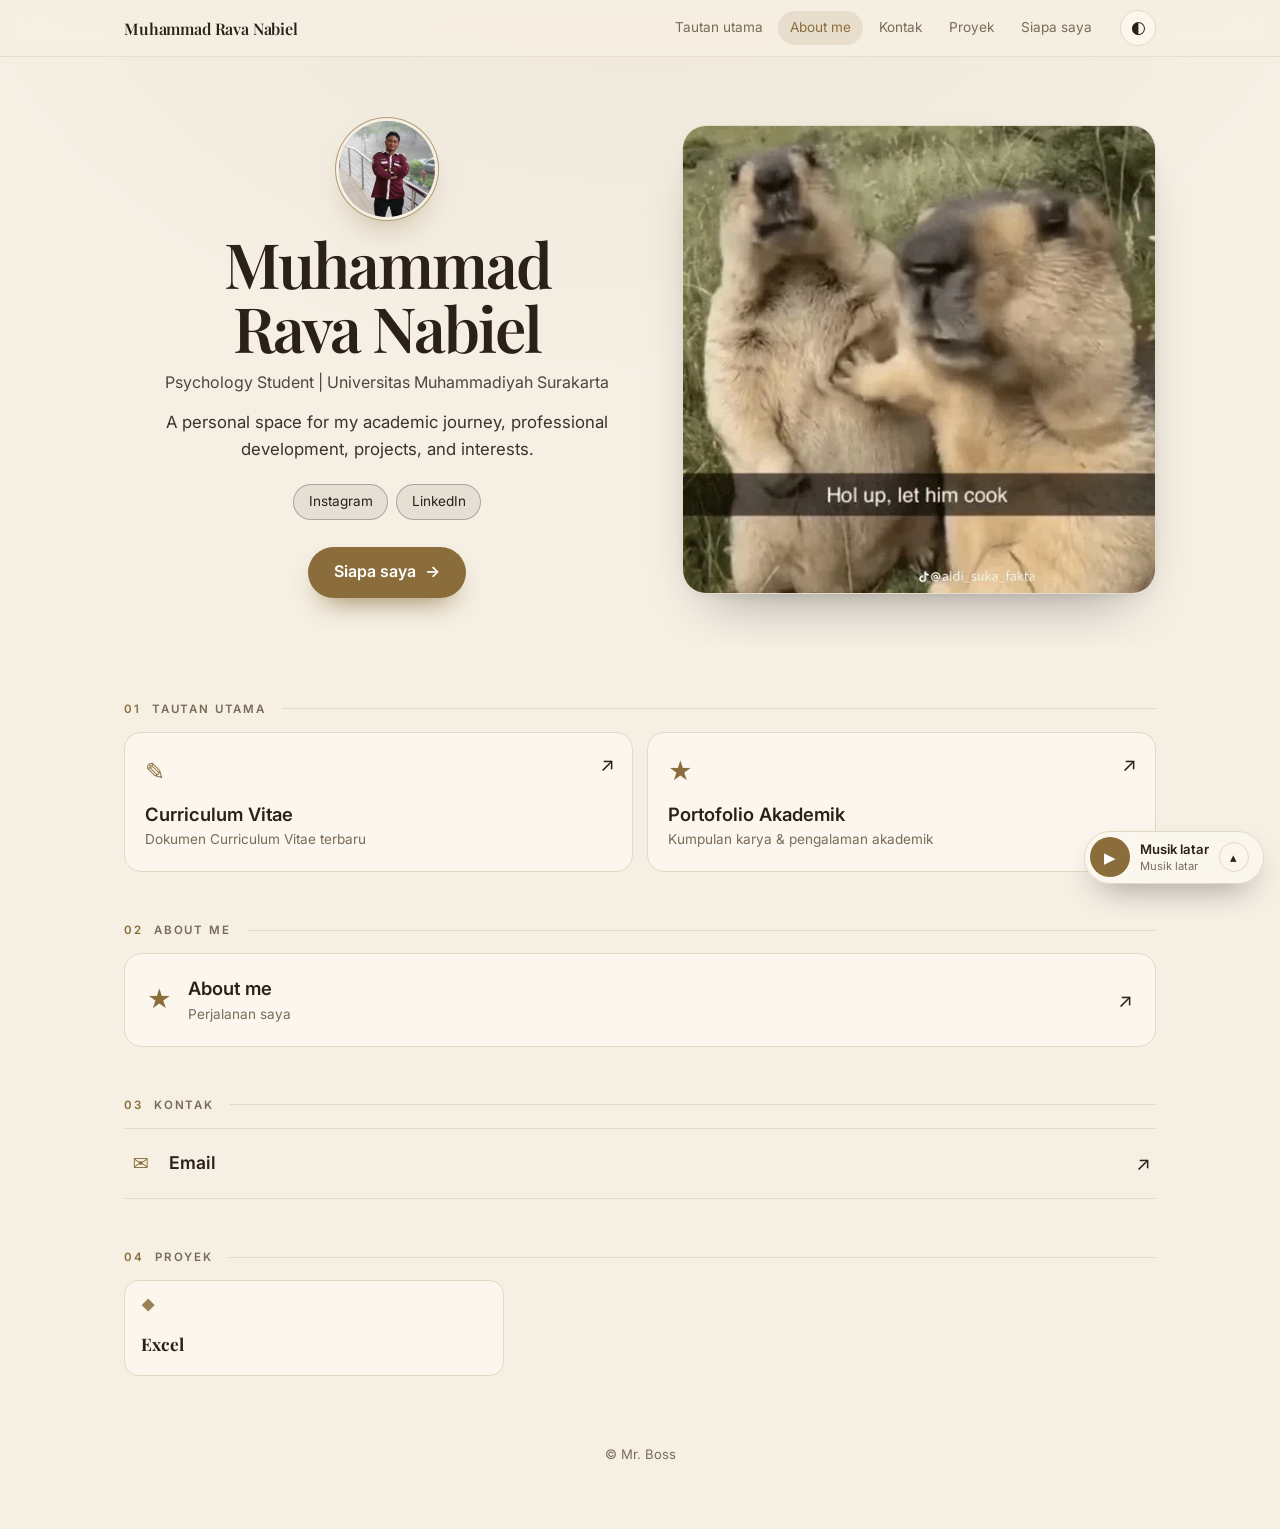
<file: index.html>
<!doctype html>
<html lang="id">
<head>
<meta charset="utf-8">
<meta name="viewport" content="width=device-width,initial-scale=1">
<title>Mr. Boss</title>
<meta name="description" content="A personal space for my academic journey, professional development, projects, and interests.">
<meta property="og:type" content="website">
<meta property="og:title" content="Mr. Boss">
<meta property="og:description" content="A personal space for my academic journey, professional development, projects, and interests.">
<meta name="twitter:card" content="summary">
<meta name="twitter:title" content="Mr. Boss">
<link rel="icon" href="favicon.svg" type="image/svg+xml">
<link rel="stylesheet" href="https://fonts.googleapis.com/css2?family=Inter:wght@400;600&family=Playfair+Display:wght@600&family=Space+Grotesk:wght@500;600&family=DM+Serif+Display&display=swap">
<link rel="stylesheet" href="assets/css/style.css?v=6">
</head>
<body>
<main id="app" class="site"><noscript>Situs ini membutuhkan JavaScript.</noscript></main>
<script src="assets/js/render.js?v=6"></script>
<script src="assets/js/fx.js?v=6"></script>
<script src="assets/js/music.js?v=6"></script>
<script src="assets/js/app.js?v=6"></script>
</body>
</html>
</file>
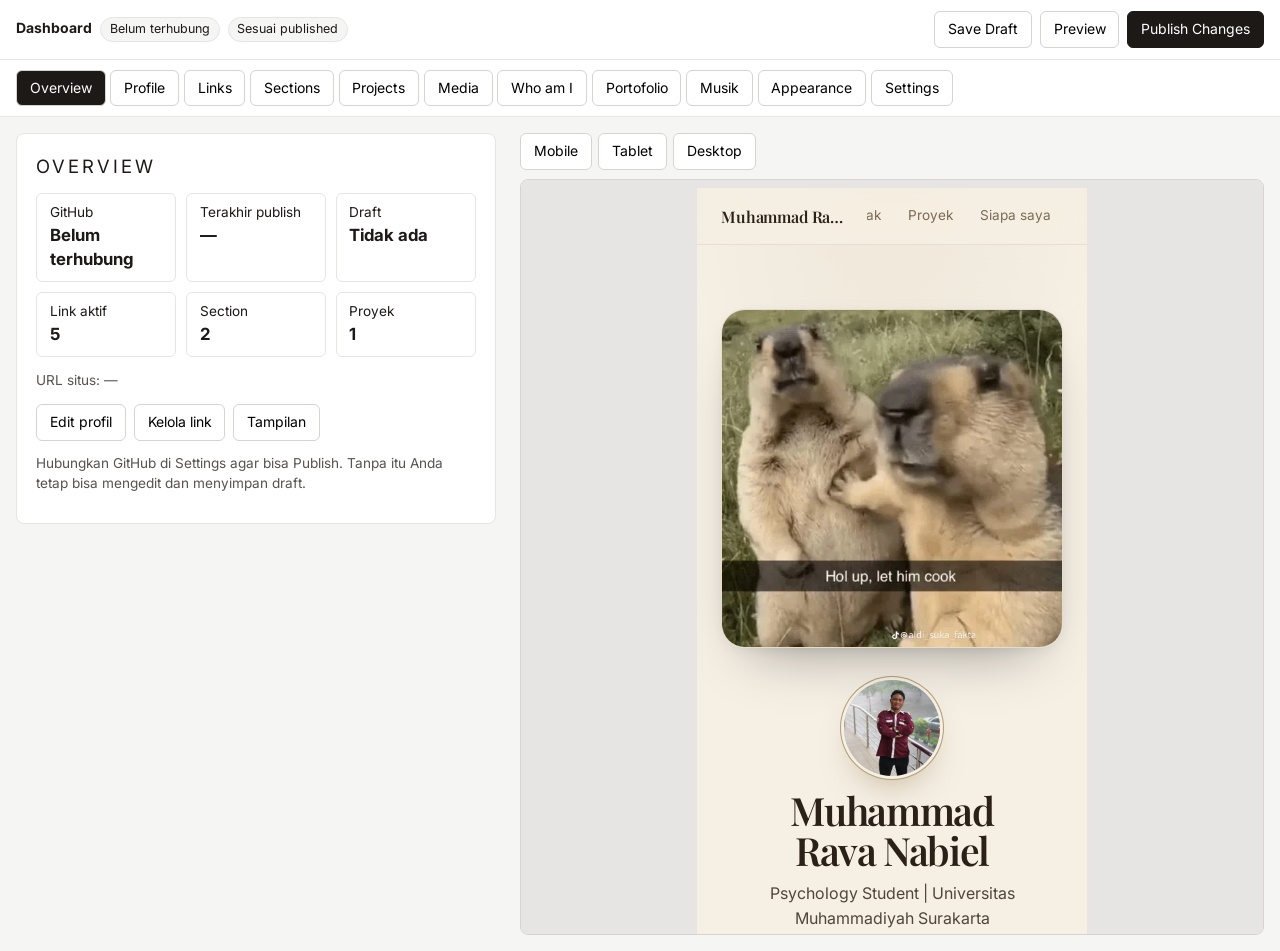
<file: admin.html>
<!doctype html>
<html lang="id">
<head>
<meta charset="utf-8">
<meta name="viewport" content="width=device-width,initial-scale=1">
<meta name="robots" content="noindex">
<title>Dashboard</title>
<link rel="icon" href="favicon.svg" type="image/svg+xml">
<link rel="stylesheet" href="https://fonts.googleapis.com/css2?family=Inter:wght@400;600&family=Playfair+Display:wght@600&family=Space+Grotesk:wght@500;600&family=DM+Serif+Display&display=swap">
<link rel="stylesheet" href="assets/css/style.css?v=6">
<link rel="stylesheet" href="assets/css/admin.css?v=6">
</head>
<body>
<div id="admin"></div>
<script src="assets/js/render.js?v=6"></script>
<script src="assets/js/github-api.js?v=6"></script>
<script src="assets/js/admin.js?v=6"></script>
</body>
</html>
</file>
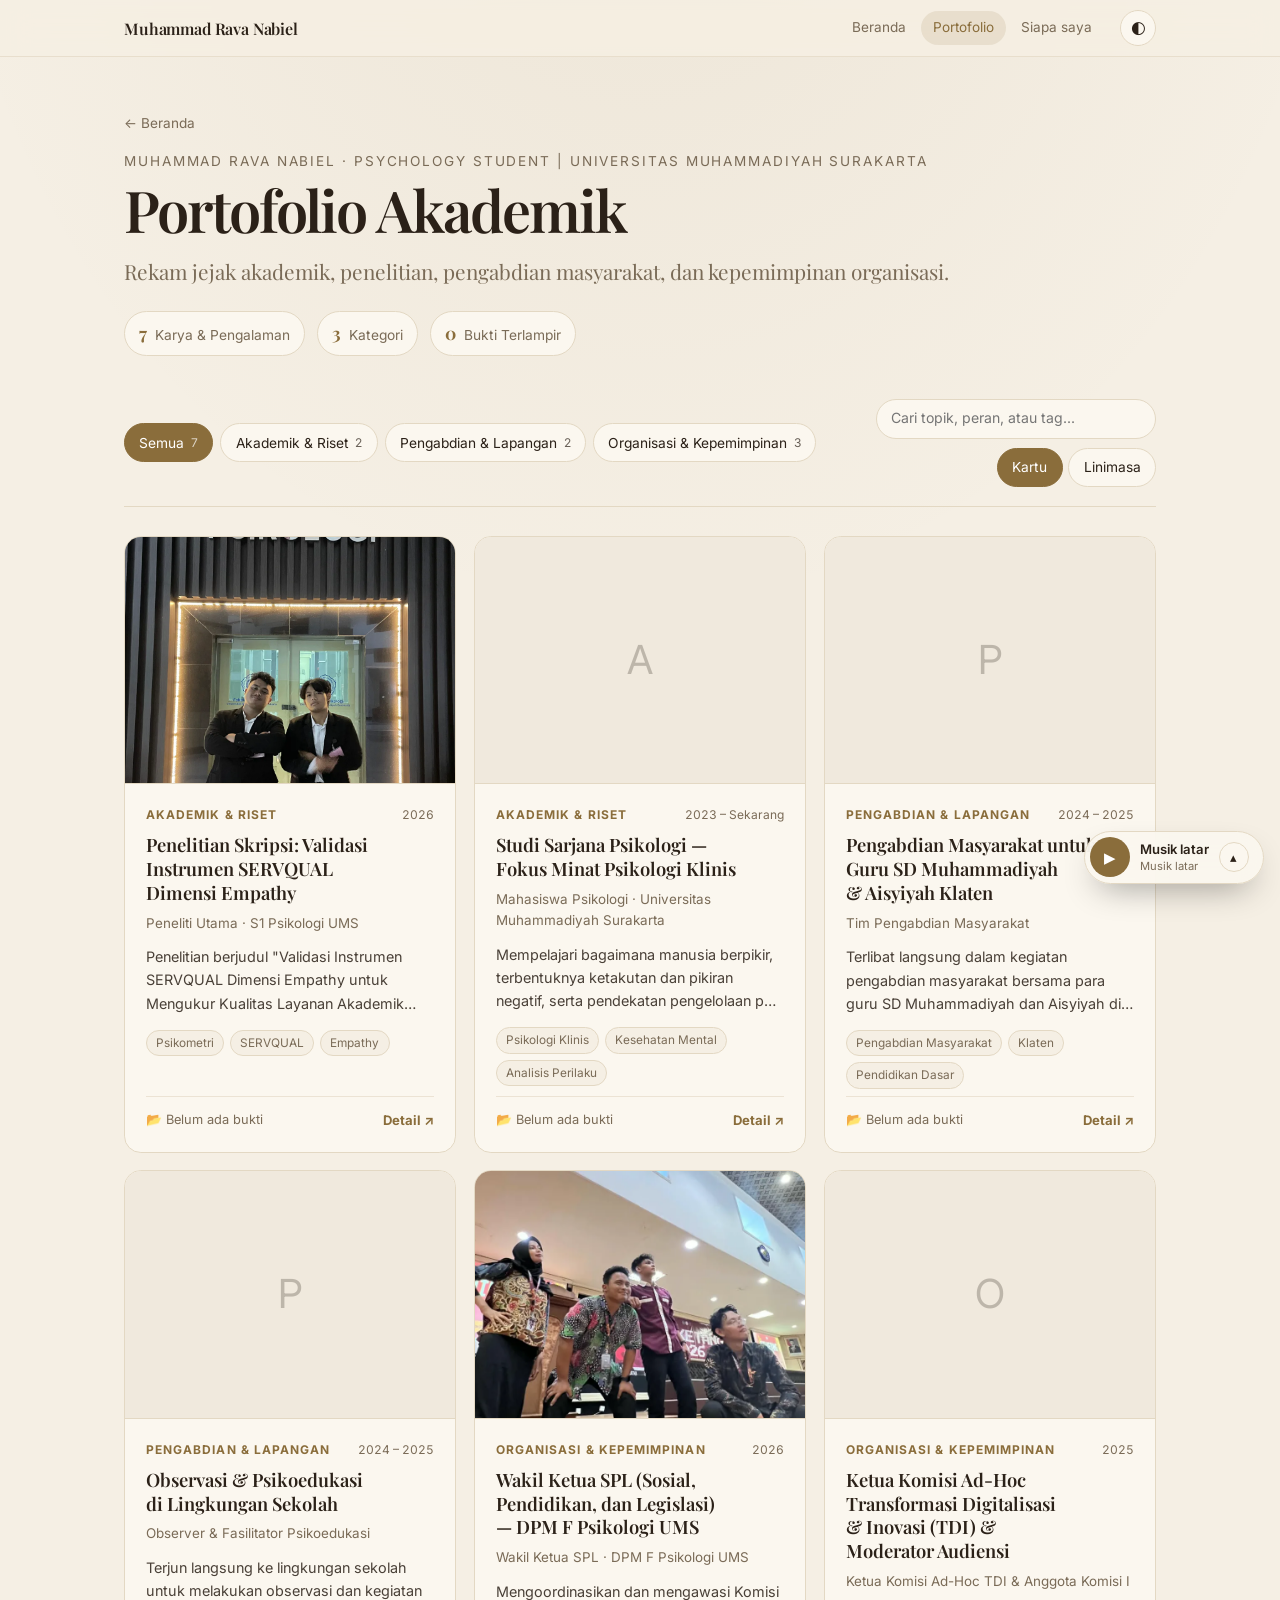
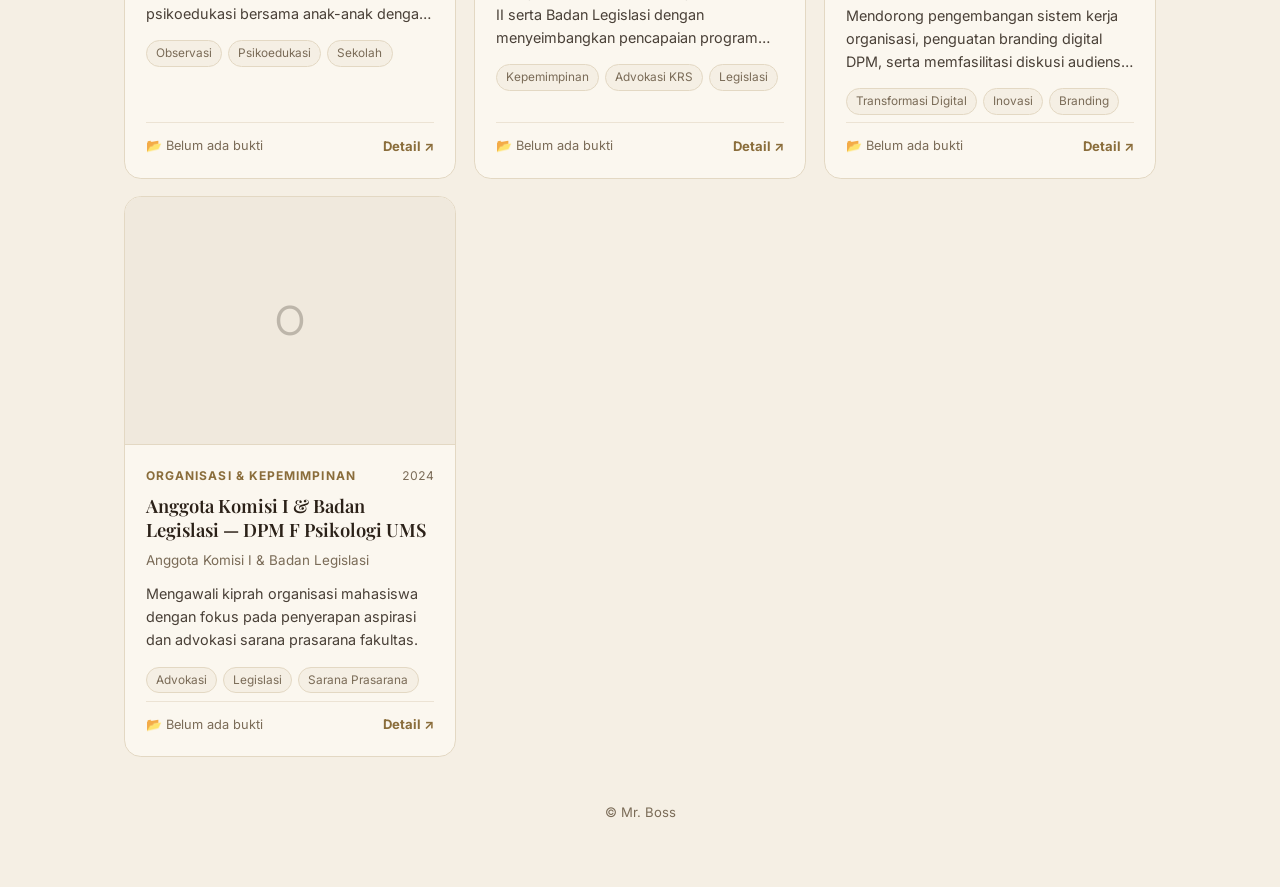
<file: portfolio.html>
<!doctype html>
<html lang="id">
<head>
<meta charset="utf-8">
<meta name="viewport" content="width=device-width,initial-scale=1">
<title>Portofolio Akademik</title>
<meta name="description" content="Portofolio akademik, penelitian, pengabdian masyarakat, dan kepemimpinan organisasi.">
<link rel="icon" href="favicon.svg" type="image/svg+xml">
<link rel="stylesheet" href="https://fonts.googleapis.com/css2?family=Inter:wght@400;600&family=Playfair+Display:wght@600&family=Space+Grotesk:wght@500;600&family=DM+Serif+Display&display=swap">
<link rel="stylesheet" href="assets/css/style.css?v=6">
</head>
<body>
<main id="app" class="site"><noscript>Situs ini membutuhkan JavaScript.</noscript></main>
<script src="assets/js/render.js?v=6"></script>
<script src="assets/js/fx.js?v=6"></script>
<script src="assets/js/music.js?v=6"></script>
<script src="assets/js/portfolio.js?v=6"></script>
</body>
</html>
</file>
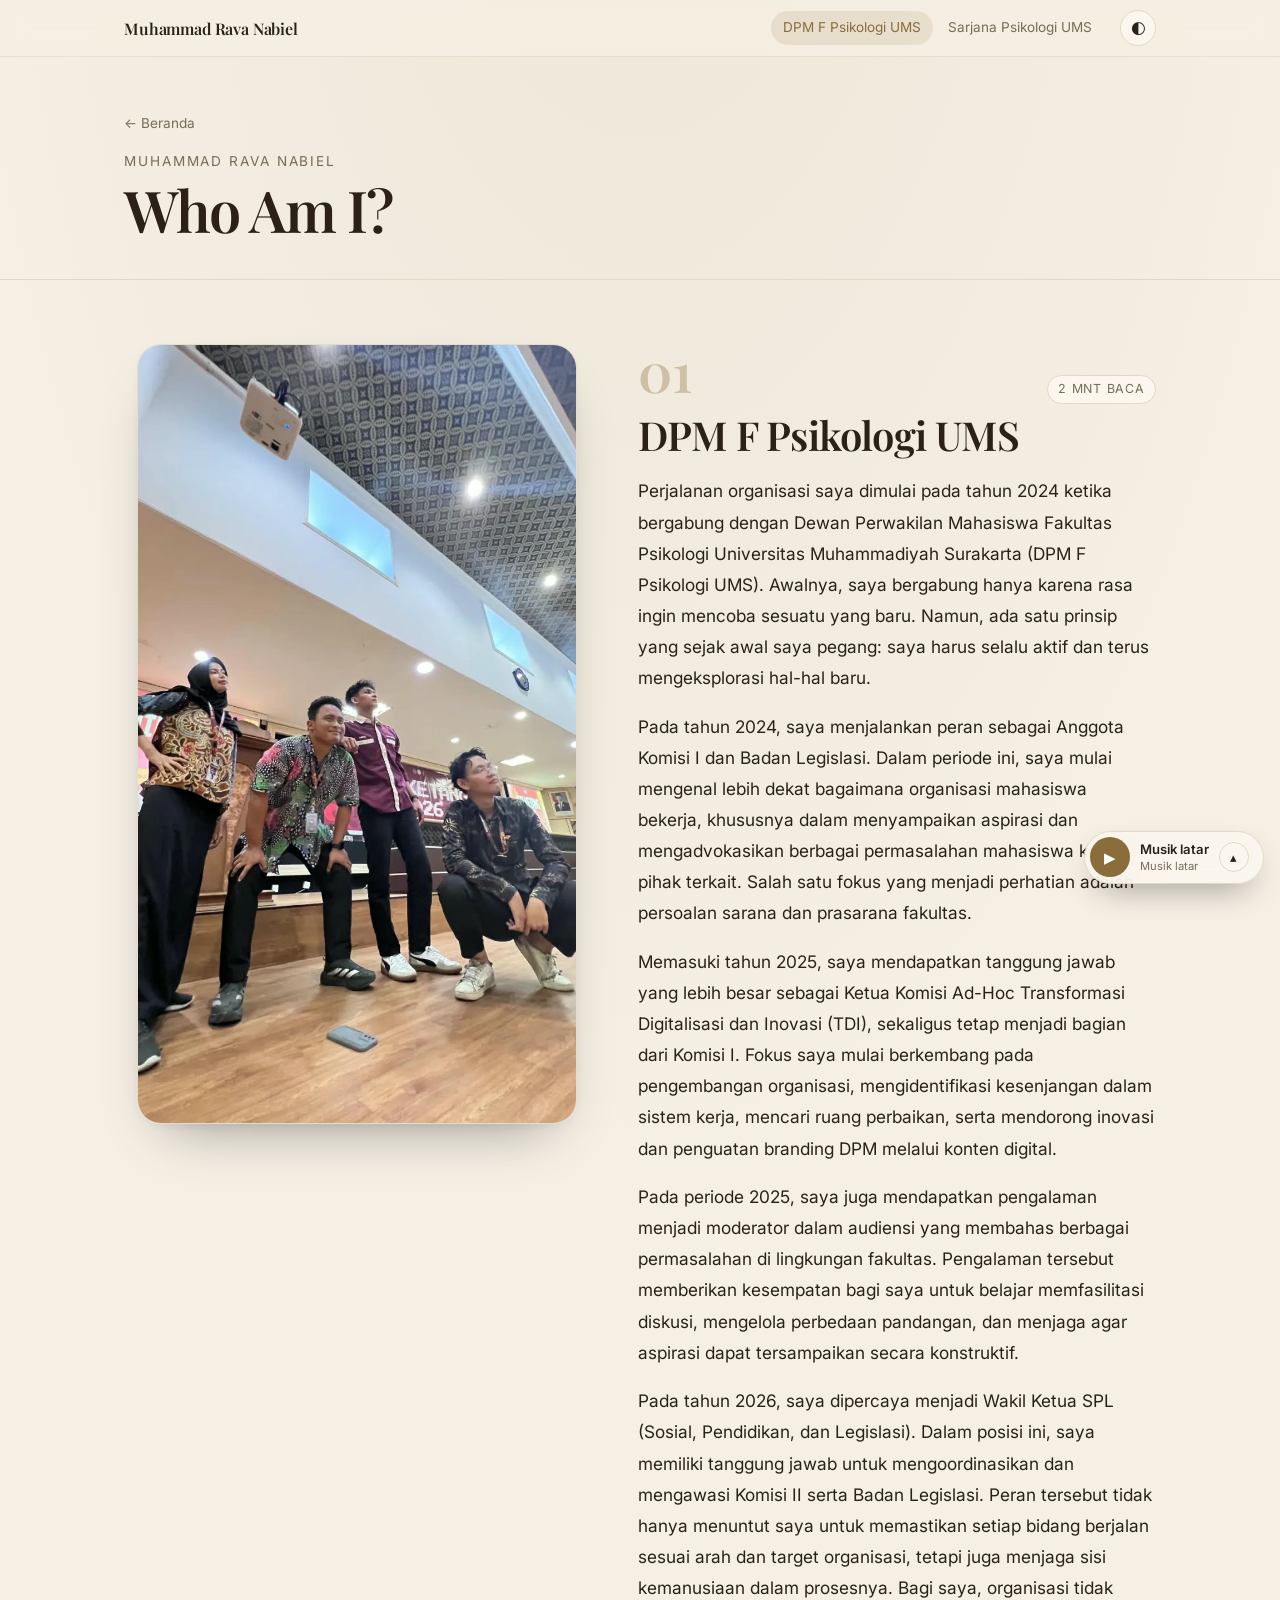
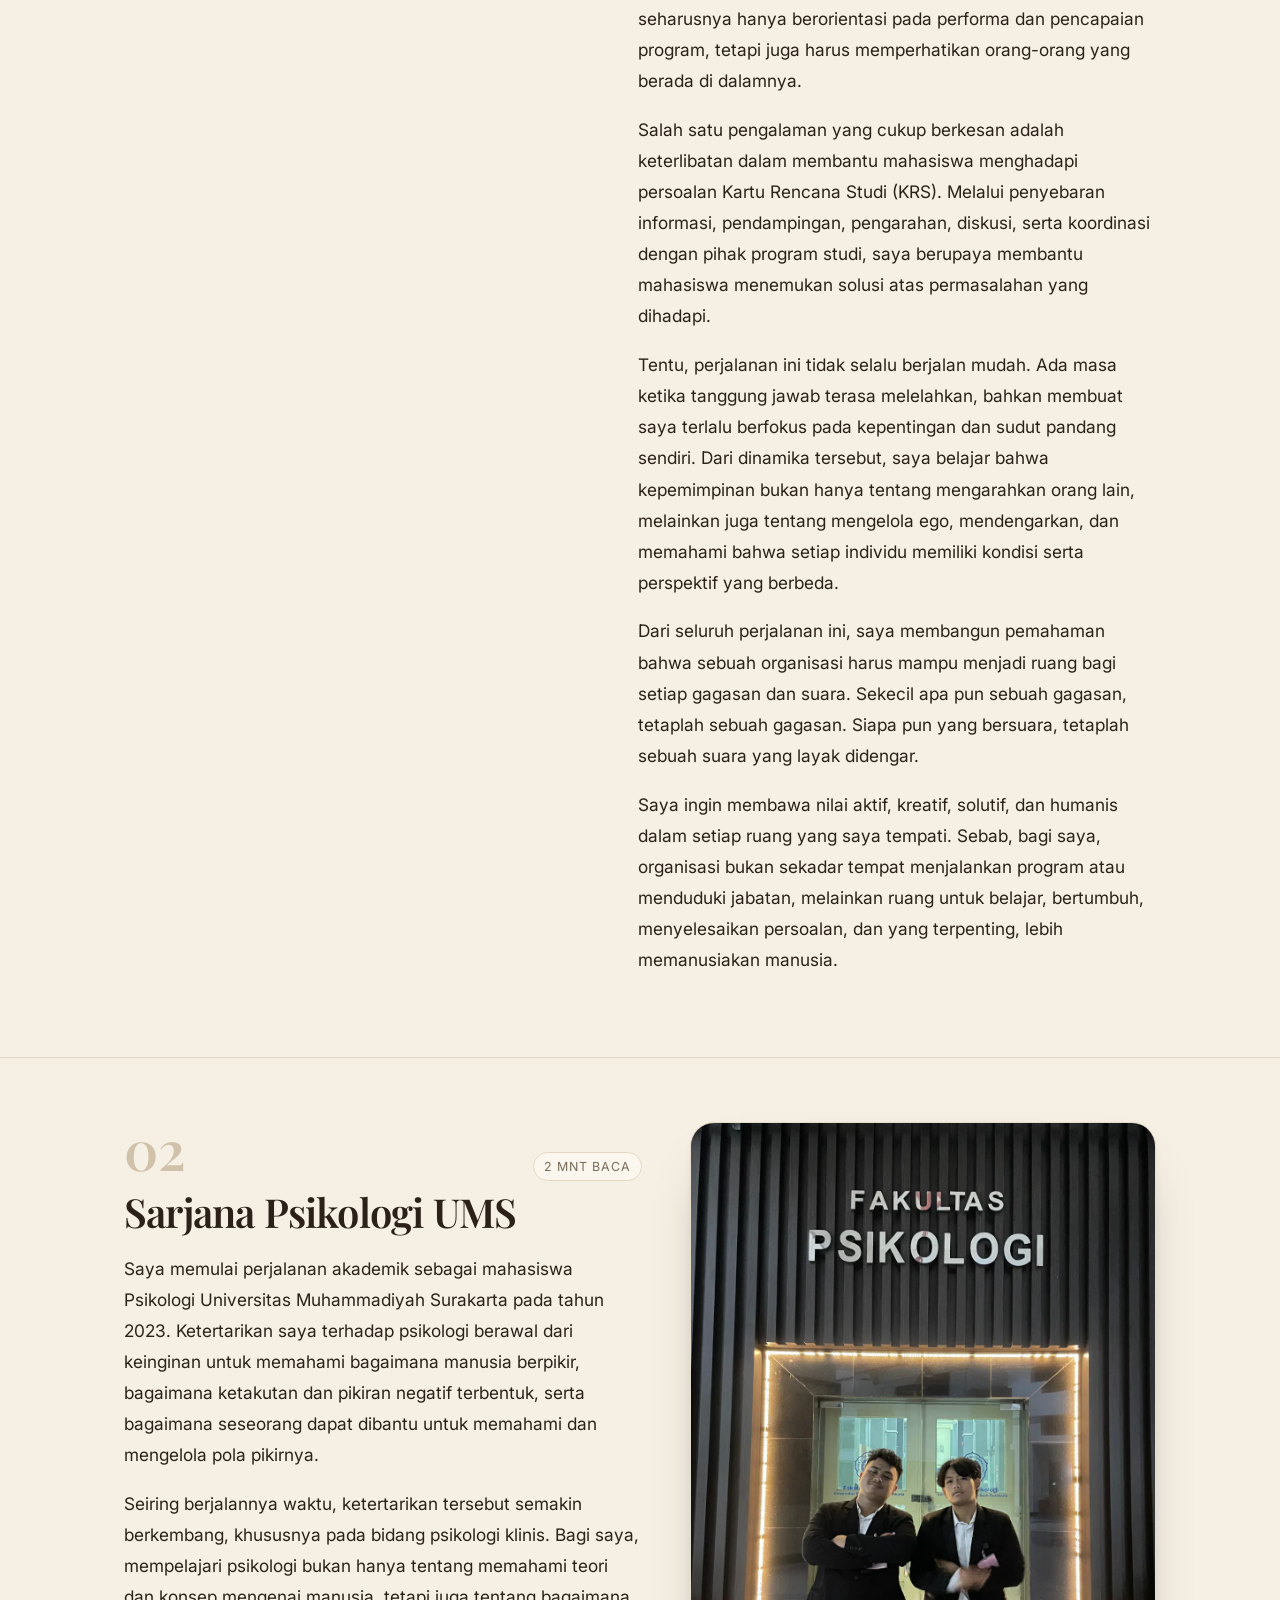
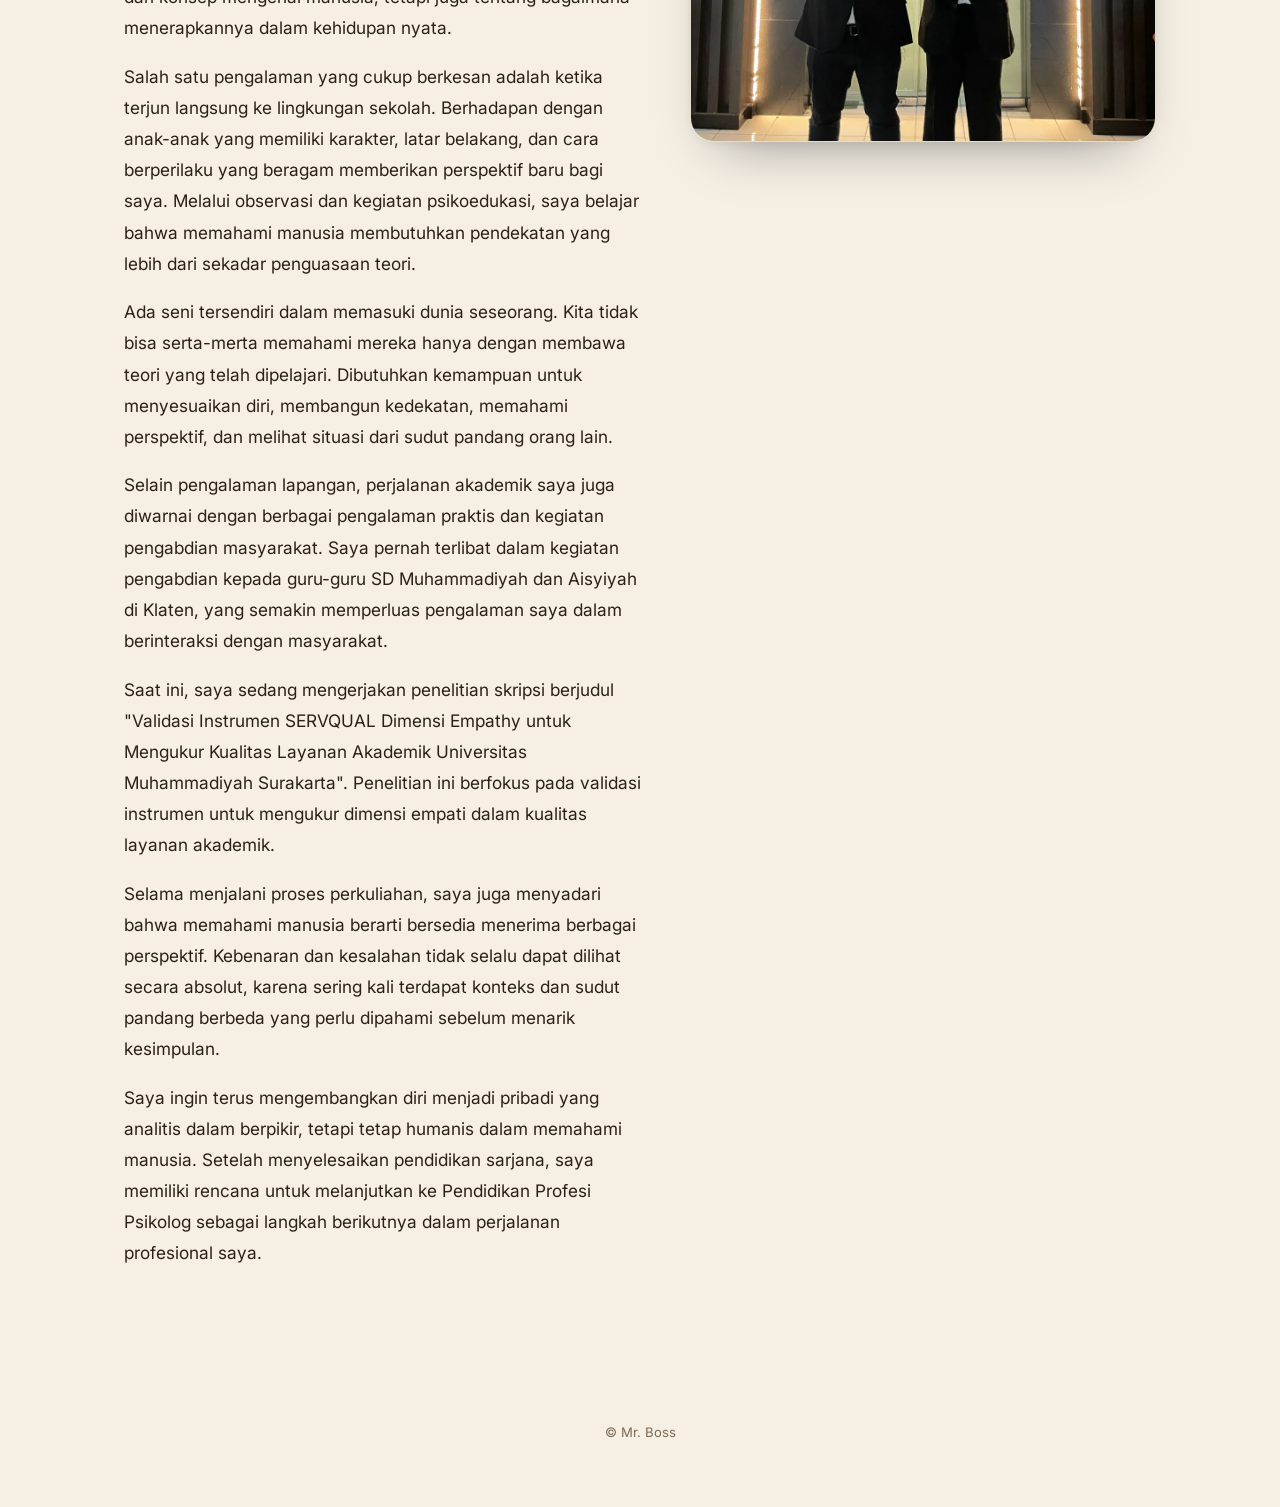
<file: whoami.html>
<!doctype html>
<html lang="id">
<head>
<meta charset="utf-8">
<meta name="viewport" content="width=device-width,initial-scale=1">
<title>Siapa saya</title>
<link rel="icon" href="favicon.svg" type="image/svg+xml">
<link rel="stylesheet" href="https://fonts.googleapis.com/css2?family=Inter:wght@400;600&family=Playfair+Display:wght@600&family=Space+Grotesk:wght@500;600&family=DM+Serif+Display&display=swap">
<link rel="stylesheet" href="assets/css/style.css?v=6">
</head>
<body>
<main id="app" class="site"><noscript>Situs ini membutuhkan JavaScript.</noscript></main>
<script src="assets/js/render.js?v=6"></script>
<script src="assets/js/fx.js?v=6"></script>
<script src="assets/js/music.js?v=6"></script>
<script src="assets/js/whoami.js?v=6"></script>
</body>
</html>
</file>
<file: assets/css/style.css>
/* Situs publik + Live Preview. Semua tema lewat CSS variables (diatur oleh render.js). */
body{margin:0}
.site,.fxl{--bg:#fafaf9;--fg:#1c1917;--card:#fff;--bd:#e7e5e4;--mut:#6b6560;--accent:#1d4ed8;--on:#fff;--r:10px;--ff:Inter,system-ui,sans-serif;--fh:var(--ff);--nh:3.5rem}
.site{background:var(--bg);background-image:radial-gradient(ellipse 80% 50% at 50% -10%,color-mix(in srgb,var(--accent) 8%,transparent),transparent 70%);color:var(--fg);font-family:var(--ff);line-height:1.6;min-height:100vh;container-type:inline-size;overflow-x:clip}
.fxl{color:var(--fg);font-family:var(--ff);line-height:1.4}
:is(.site,.fxl)[data-mode=dark]{--bg:#0c0a09;--fg:#fafaf9;--card:#1c1917;--bd:#2e2a27;--mut:#a8a29e}
/* Palet warna */
:is(.site,.fxl)[data-pal=sand]{--bg:#f5efe4;--fg:#2b2118;--card:#fbf7ef;--bd:#e3d8c3;--mut:#7a6b57}
:is(.site,.fxl)[data-pal=sand][data-mode=dark]{--bg:#1d1812;--fg:#f3ead9;--card:#272018;--bd:#3a3023;--mut:#b3a48c}
:is(.site,.fxl)[data-pal=midnight]{--bg:#eef1f8;--fg:#0f172a;--card:#fff;--bd:#d9dfec;--mut:#5b6785}
:is(.site,.fxl)[data-pal=midnight][data-mode=dark]{--bg:#070b16;--fg:#e8edf8;--card:#0f1628;--bd:#1d2742;--mut:#8b97b5}
:is(.site,.fxl)[data-pal=sage]{--bg:#f1f4ef;--fg:#1d2a22;--card:#fafcf8;--bd:#d9e1d4;--mut:#62746a}
:is(.site,.fxl)[data-pal=sage][data-mode=dark]{--bg:#0e1511;--fg:#e8f0ea;--card:#16201a;--bd:#25332a;--mut:#9bb0a2}
:is(.site,.fxl)[data-pal=rose]{--bg:#fbf1f2;--fg:#2d1a1f;--card:#fff9fa;--bd:#f0d9dd;--mut:#80616a}
:is(.site,.fxl)[data-pal=rose][data-mode=dark]{--bg:#1a0f12;--fg:#fbeef0;--card:#26161a;--bd:#3a2228;--mut:#c4a1a9}
:is(.site,.fxl)[data-pal=mono]{--bg:#fff;--fg:#0a0a0a;--card:#fff;--bd:#e5e5e5;--mut:#737373}
:is(.site,.fxl)[data-pal=mono][data-mode=dark]{--bg:#000;--fg:#fafafa;--card:#0a0a0a;--bd:#262626;--mut:#a3a3a3}
.site *,.fxl *{box-sizing:border-box}
.site ::selection{background:color-mix(in srgb,var(--accent) 28%,transparent)}
.site a:focus-visible{outline:2px solid var(--accent);outline-offset:3px}
.site a{-webkit-tap-highlight-color:transparent}
/* Hero */
.hero{position:relative;overflow:hidden;isolation:isolate;display:grid;grid-template-columns:minmax(0,1fr);gap:2rem;align-content:center;padding:4rem max(1.5rem,calc(50% - 516px)) 3rem}
.hero:not(.cov){min-height:min(76vh,640px);align-content:end}
.blob{position:absolute;z-index:-1;width:46rem;height:46rem;left:50%;top:-16rem;margin-left:-23rem;border-radius:50%;background:radial-gradient(circle at 35% 40%,color-mix(in srgb,var(--accent) 34%,transparent),transparent 62%);animation:drift 14s ease-in-out infinite alternate}
@keyframes drift{to{transform:translate(9%,12%) scale(1.14)}}
.hero-in{display:flex;flex-direction:column;align-items:flex-start;gap:.45rem}
.hero-in>p{margin:0}
.site[data-align=center] .hero-in,.h-centered .hero-in{align-items:center;text-align:center}
.avatar{width:96px;height:96px;border-radius:50%;object-fit:cover;box-shadow:0 0 0 3px var(--bg),0 0 0 4px color-mix(in srgb,var(--accent) 55%,var(--bd)),0 18px 34px -14px color-mix(in srgb,var(--accent) 55%,transparent);animation:float 6s ease-in-out infinite}
@keyframes float{50%{transform:translateY(-6px)}}
div.avatar{display:grid;place-items:center;background:var(--accent);color:var(--on);font:600 1.9rem var(--fh)}
.hero.cov div.avatar{display:none}
h1{font:600 clamp(2.4rem,8vw,4.6rem)/1.02 var(--fh);font-size:clamp(2.4rem,10cqi,4.6rem);letter-spacing:-.035em;margin:.5rem 0 .2rem}
.title{font-size:1rem;opacity:.82}.tag{font-style:italic;opacity:.9}
.bio{max-width:54ch;font-size:1.05rem;margin-top:.4rem!important;opacity:.92}
.meta{font-size:.85rem;opacity:.75}
.socials{display:flex;flex-wrap:wrap;gap:.5rem;margin-top:.9rem}
.chip{position:relative;overflow:hidden;border:1px solid color-mix(in srgb,currentColor 30%,transparent);border-radius:999px;padding:.38rem .9rem;font-size:.85rem;color:inherit;text-decoration:none;background:color-mix(in srgb,currentColor 7%,transparent);transition:transform .15s,background .2s}
.chip:hover{background:color-mix(in srgb,currentColor 16%,transparent)}
.cta{position:relative;overflow:hidden;display:inline-flex;align-items:center;gap:.6rem;margin-top:1.2rem;padding:.8rem 1.6rem;border-radius:999px;background:var(--accent);color:var(--on);text-decoration:none;font-weight:600;box-shadow:0 14px 28px -14px var(--accent);transition:transform .15s,gap .25s}
.cta:hover{gap:1rem}
.chip:active,.cta:active,.btn:active,.proj:active{transform:scale(.96)}
/* Foto apa adanya: potret tetap potret, landscape tetap landscape */
.pic{margin:0;justify-self:center;max-width:100%}
.pic img{display:block;width:auto;height:auto;max-width:100%;max-height:76vh;border-radius:calc(var(--r)*2);border:1px solid color-mix(in srgb,var(--bd) 80%,transparent);box-shadow:0 28px 56px -30px rgba(0,0,0,.42),0 4px 16px -6px rgba(0,0,0,.1)}
.site[data-shape=arch] .pic img{border-radius:999px 999px calc(var(--r)*2) calc(var(--r)*2)}
.site[data-shape=oval] .pic img{border-radius:50%}
.site[data-shape=square] .pic img{border-radius:0}
.hero.cov .pic{order:-1}
.h-centered .pic img{max-height:62vh}
.h-overlay{color:#fff;min-height:min(86vh,740px);align-content:end}
.h-overlay .bg{position:absolute;inset:0;width:100%;height:100%;object-fit:cover;object-position:center 25%;z-index:-2}
.h-overlay::after{content:"";position:absolute;inset:0;z-index:-1;background:linear-gradient(to top,rgba(0,0,0,.78),rgba(0,0,0,.15) 65%,rgba(0,0,0,.3))}
@container (min-width:720px){
 .hero.cov.h-split{grid-template-columns:minmax(0,1fr) minmax(0,.9fr);align-items:center}
 .hero.cov.h-split .pic{order:0}
 .hero.cov.h-split h1{font-size:clamp(2.2rem,6.5cqi,3.9rem)}
}
/* Halaman: grid 12 kolom, blok bisa penuh atau setengah */
.wrap{max-width:1080px;margin:0 auto;padding:3.5rem 1.5rem 2rem;display:grid;grid-template-columns:repeat(12,minmax(0,1fr));gap:3.2rem 1.5rem}
.wrap>*{grid-column:1/-1;min-width:0}
@container (min-width:720px){.wrap>.block.half{grid-column:span 6}}
h2{font:600 .72rem var(--ff);text-transform:uppercase;letter-spacing:.16em;color:var(--mut);margin:0 0 1rem}
h2 span{color:var(--accent);margin-right:.7rem}
/* Link: editorial (list) */
.links{display:flex;flex-direction:column;border-top:1px solid var(--bd)}
.btn{position:relative;overflow:hidden;isolation:isolate;display:flex;align-items:center;gap:1rem;padding:1.2rem .3rem;border-bottom:1px solid var(--bd);color:inherit;text-decoration:none;transition:padding .3s,color .3s,transform .15s}
.btn::before{content:"";position:absolute;inset:0;z-index:-1;background:var(--accent);transform:scaleX(0);transform-origin:left;transition:transform .4s cubic-bezier(.2,.7,.2,1)}
.btn::after{content:"↗";margin-left:auto;font-size:1.2rem;transition:transform .3s}
.btn:hover,.btn:focus-visible{color:var(--on);padding-left:1rem}
.btn:hover::before,.btn:focus-visible::before{transform:scaleX(1)}
.btn:hover::after{transform:translate(3px,-3px)}
.btn:hover small,.btn:hover .ic{color:inherit}
.btn .tx b{font-size:1.1rem;font-weight:600}
.btn .th{width:44px;height:44px;flex:none;object-fit:cover;border-radius:calc(var(--r)*.7)}
.ic{color:var(--accent);font-size:1.2rem;width:1.5rem;text-align:center;transition:color .3s}
small{display:block;color:var(--mut);font-size:.85rem;transition:color .3s}
.badge{font-style:normal;font-size:.66rem;font-weight:600;letter-spacing:.07em;text-transform:uppercase;padding:.16rem .55rem;border-radius:999px;background:var(--accent);color:var(--on);margin-left:.4rem}
/* Link: kartu (grid) */
.links.grid{display:grid;grid-template-columns:repeat(auto-fit,minmax(220px,1fr));gap:.8rem;border:0}
.links.grid .btn{border:1px solid var(--bd);border-radius:var(--r);padding:1.1rem;background:var(--card)}
/* Link: bento (tile dengan ukuran berbeda) */
.links.bento{display:grid;grid-template-columns:repeat(2,minmax(0,1fr));grid-auto-rows:minmax(118px,auto);grid-auto-flow:dense;gap:.85rem;border:0}
@container (min-width:720px){
 .links.bento{grid-template-columns:repeat(4,minmax(0,1fr))}
 .links.bento.bento-2{grid-template-columns:repeat(2,minmax(0,1fr))}
 .links.bento.bento-3{grid-template-columns:repeat(3,minmax(0,1fr))}
}
.links.bento.bento-1{grid-template-columns:minmax(0,1fr);grid-auto-rows:auto}
.links.bento.bento-1 .btn{flex-direction:row;align-items:center;justify-content:flex-start;gap:1rem;padding:1.25rem 1.4rem;min-height:84px}
.links.bento.bento-1 .btn::after{position:static;margin-left:auto}
.bento .btn{flex-direction:column;align-items:flex-start;justify-content:flex-end;gap:.55rem;padding:1.25rem;border:1px solid var(--bd);border-radius:calc(var(--r)*1.4);background:var(--card);transition:transform .25s,border-color .25s,box-shadow .25s,color .3s}
.bento .btn:hover,.bento .btn:focus-visible{padding:1.25rem;border-color:color-mix(in srgb,var(--accent) 50%,var(--bd))}
.bento .btn.sz-w{grid-column:span 2}.bento .btn.sz-l{grid-column:span 2;grid-row:span 2}
.bento .btn::after{position:absolute;top:1rem;right:1.1rem;margin:0}
.bento .btn .ic{font-size:1.5rem;width:auto;text-align:left}
.bento .btn .tx b{font-size:1.15rem}
.bento .badge{position:absolute;top:1rem;left:1.15rem;margin:0}
.bento .btn.has-img{color:#fff;border:0}
.bento .btn.has-img::before{transform:none;background:linear-gradient(to top,rgba(0,0,0,.78),rgba(0,0,0,.05) 70%);transition:none}
.bento .btn.has-img small{color:rgba(255,255,255,.8)}
.bento .tbg{position:absolute;inset:0;width:100%;height:100%;object-fit:cover;z-index:-2;transition:transform .7s cubic-bezier(.2,.7,.2,1)}
.bento .btn.has-img:hover .tbg{transform:scale(1.07)}
.rip{position:absolute;z-index:-1;border-radius:50%;background:currentColor;opacity:.28;transform:scale(0);animation:rip .7s ease-out forwards;pointer-events:none}
.cta .rip,.chip .rip,.proj .rip{z-index:0}
@keyframes rip{to{transform:scale(1);opacity:0}}
.site[data-btn=solid] .btn{color:var(--on)}.site[data-btn=solid] .btn::before{transform:scaleX(1)}
.site[data-btn=solid] .btn small,.site[data-btn=solid] .ic{color:inherit}
.site[data-card=raised] .links.grid .btn,.site[data-card=raised] .bento .btn,.site[data-card=raised] .proj{box-shadow:0 12px 28px -18px rgba(0,0,0,.35)}
/* Proyek, tentang, chips */
.projects{display:grid;grid-template-columns:repeat(auto-fit,minmax(240px,1fr));gap:1rem}
.projects.single{grid-template-columns:minmax(0,380px)}
.proj{position:relative;overflow:hidden;display:flex;flex-direction:column;border:1px solid var(--bd);border-radius:calc(var(--r)*1.2);background:var(--card);color:inherit;text-decoration:none;transition:transform .25s,border-color .2s,box-shadow .25s}
.proj:hover{transform:translateY(-4px);border-color:var(--accent);box-shadow:0 16px 32px -22px color-mix(in srgb,var(--accent) 55%,#000)}
.proj-bar{display:flex;align-items:center;padding:.85rem 1rem 0;color:var(--accent);font-size:.85rem;opacity:.85}
.proj img{width:100%;aspect-ratio:16/10;object-fit:cover;display:block;transition:transform .6s}
.proj:hover img{transform:scale(1.05)}
.proj>div:last-child{padding:.85rem 1rem 1.05rem}.proj b{font-family:var(--fh);font-size:1.08rem}.proj p{margin:.35rem 0 0;font-size:.9rem;color:var(--mut)}
.about p{margin:0 0 .9rem;font-size:1.05rem}.about ul{padding-left:1.2rem;margin:0 0 .9rem}.about li{margin:.3rem 0}
.chips{display:flex;flex-wrap:wrap;gap:.4rem}
.chips span{border:1px solid var(--bd);border-radius:var(--r);padding:.2rem .65rem;font-size:.85rem}
footer{text-align:center;color:var(--mut);font-size:.82rem;padding-top:1rem}
/* Galeri, video, kutipan */
.gal.masonry{columns:2;column-gap:.8rem}
@container (min-width:720px){.gal.masonry{columns:3}}
.gal figure{margin:0 0 .8rem;break-inside:avoid;cursor:zoom-in}
.gal img{display:block;width:100%;height:auto;border-radius:calc(var(--r)*1.2);transition:transform .5s}
.gal figure:hover img{transform:scale(1.02)}
.gal figcaption,.cap{font-size:.85rem;color:var(--mut);margin:.4rem 0 0}
.gal.strip{display:flex;gap:.8rem;overflow-x:auto;scroll-snap-type:x mandatory;padding-bottom:.6rem}
.gal.strip figure{flex:none;margin:0;scroll-snap-align:start}
.gal.strip img{height:280px;width:auto;max-width:none}
.vid{position:relative;aspect-ratio:16/9;border-radius:calc(var(--r)*1.4);overflow:hidden;background:#000}
.vid iframe{position:absolute;inset:0;width:100%;height:100%;border:0}
.vidf{display:block;width:100%;border-radius:calc(var(--r)*1.4);background:#000}
.pq{margin:0;padding-left:1.1rem;border-left:3px solid var(--accent);font:italic 1.5rem/1.4 var(--fh)}
.pq cite{display:block;font:normal .85rem var(--ff);color:var(--mut);margin-top:.7rem}
.lb{position:fixed;inset:0;z-index:99;background:rgba(0,0,0,.92);display:grid;place-items:center;cursor:zoom-out;padding:1rem}
.lb img{max-width:100%;max-height:100%;border-radius:8px}
/* Muncul saat scroll (hanya jika fx.js aktif) */
.fx .rv{opacity:0;transform:translateY(28px);transition:opacity .9s,transform .9s cubic-bezier(.2,.7,.2,1)}
.fx .rv.in{opacity:1;transform:none}
.site[data-motion=subtle] .blob,.site[data-motion=subtle] .avatar{animation:none}
.site[data-motion=off] *,.site[data-motion=off] *::before,.site[data-motion=off] *::after,.fxl[data-motion=off] *{animation:none!important;transition:none!important}
/* Halaman Who am I */
.story.stop{padding-bottom:1.5rem;gap:1rem}
.story .back{color:var(--mut);text-decoration:none;font-size:.85rem}
.sh small{text-transform:uppercase;letter-spacing:.14em;color:var(--mut)}
.story h1{font-size:clamp(2.3rem,9vw,3.4rem);font-size:clamp(2.3rem,9cqi,3.6rem);line-height:1.05;margin:.4rem 0 1rem}
.story .lead{font:400 1.3rem/1.6 var(--fh);color:var(--mut);margin:0}
.chap{position:relative;border-top:1px solid var(--bd);padding:5rem max(1.5rem,calc(50% - 516px))}
.chap.ph{display:grid;grid-template-columns:minmax(0,1fr);gap:2rem;align-items:center;padding-top:4rem;padding-bottom:4rem}
.ci{max-width:640px}.chap.ph .ci{max-width:none}
.chap-top{display:flex;align-items:baseline;justify-content:space-between;gap:1rem;margin-bottom:.5rem}
.num{display:block;font:600 3.4rem/1 var(--fh);color:color-mix(in srgb,var(--accent) 34%,transparent);margin:0}
.chap-meta{font-size:.78rem;letter-spacing:.06em;text-transform:uppercase;color:var(--mut);border:1px solid var(--bd);padding:.22rem .65rem;border-radius:999px;background:var(--card)}
.chap h2{font:600 clamp(1.8rem,6vw,2.5rem)/1.15 var(--fh);text-transform:none;letter-spacing:-.02em;color:inherit;margin:0 0 1.1rem}
.chap p{margin:0 0 1.1rem;font-size:1.08rem;line-height:1.8}
.chap ul{margin:0 0 1.1rem;padding-left:1.2rem}.chap li{margin:.45rem 0;font-size:1.05rem;line-height:1.7}
.cv{margin:1.2rem 0}
blockquote{margin:1.6rem 0 0;padding-left:1.1rem;border-left:3px solid var(--accent);font:italic 1.3rem/1.5 var(--fh);color:var(--fg)}
@container (min-width:720px){
 .chap.ph{grid-template-columns:minmax(0,.9fr) minmax(0,1fr);gap:3rem;align-items:start}
 .chap.ph:nth-of-type(even){grid-template-columns:minmax(0,1fr) minmax(0,.9fr)}
 .chap.ph:nth-of-type(even) .pics{order:2}
 .pics{position:sticky;top:calc(var(--nh) + 1.25rem);align-self:start}
}
@media (prefers-reduced-motion:reduce){.site *,.site *::before,.site *::after,.fxl *{animation:none!important;transition:none!important}}

/* ===== v6: navigasi, progres, tema, tagline, statistik, linimasa, foto bab, pemutar ===== */
html:has(#app.site){scroll-behavior:auto}
@media (prefers-reduced-motion:no-preference){html:has(#app.site){scroll-behavior:smooth}}
.block,.chap,.hero{scroll-margin-top:calc(var(--nh) + .5rem)}
h1,.chap h2,.pq{text-wrap:balance}
.nb{position:sticky;top:0;z-index:20;background:color-mix(in srgb,var(--bg) 80%,transparent);-webkit-backdrop-filter:saturate(1.4) blur(14px);backdrop-filter:saturate(1.4) blur(14px);border-bottom:1px solid color-mix(in srgb,var(--bd) 70%,transparent)}
.nb-in{max-width:1080px;margin:0 auto;height:var(--nh);padding:0 1.5rem;display:flex;align-items:center;gap:1rem}
.nb-brand{font:600 1rem var(--fh);color:inherit;text-decoration:none;white-space:nowrap;max-width:38%;overflow:hidden;text-overflow:ellipsis;letter-spacing:-.01em}
.nb-links{flex:1;min-width:0;display:flex;gap:.2rem;justify-content:flex-end;overflow-x:auto;scrollbar-width:none;position:relative}
.nb-links::-webkit-scrollbar{display:none}
.nb-links a,.nb-links span{flex:none;padding:.4rem .75rem;border-radius:999px;font-size:.85rem;color:var(--mut);text-decoration:none;white-space:nowrap;transition:color .2s,background .2s}
.nb-links a:hover{color:var(--fg);background:color-mix(in srgb,var(--accent) 10%,transparent)}
.nb-links a.on{color:var(--accent);background:color-mix(in srgb,var(--accent) 12%,transparent)}
.mt{flex:none;width:36px;height:36px;border-radius:50%;border:1px solid var(--bd);background:var(--card);color:var(--fg);font-size:1.05rem;line-height:1;cursor:pointer;display:grid;place-items:center;transition:transform .3s,border-color .2s}
.mt:hover{border-color:var(--accent);transform:rotate(25deg)}
.mt[aria-pressed=true] span{display:inline-block;transform:rotate(180deg)}
.mt:focus-visible,.mp button:focus-visible,.ctl button:focus-visible{outline:2px solid var(--accent);outline-offset:3px}
.pb{position:fixed;top:0;left:0;right:0;height:3px;z-index:60;pointer-events:none}
.pb i{display:block;height:100%;background:var(--accent);transform:scaleX(0);transform-origin:left}
.fxl[data-progress=off] .pb{display:none}
/* Hero lebih hidup */
.hero-in>*{animation:rise .8s cubic-bezier(.2,.7,.2,1) both}
.hero-in>:nth-child(2){animation-delay:.08s}.hero-in>:nth-child(3){animation-delay:.16s}.hero-in>:nth-child(4){animation-delay:.24s}.hero-in>:nth-child(5){animation-delay:.32s}.hero-in>:nth-child(n+6){animation-delay:.4s}
@keyframes rise{from{opacity:0;transform:translateY(16px)}}
.hero .pic{animation:rise 1s .15s cubic-bezier(.2,.7,.2,1) both}
.tag.rot{display:grid}
.tag.rot span{grid-area:1/1;opacity:0;transform:translateY(.4em);transition:opacity .5s,transform .5s}
.tag.rot span.on{opacity:1;transform:none}
.chip:hover{transform:translateY(-2px)}
.bento .btn:hover,.bento .btn:focus-visible{transform:translateY(-3px);box-shadow:0 18px 34px -22px color-mix(in srgb,var(--accent) 70%,#000)}
.block>h2{display:flex;align-items:center}
.block>h2::after{content:"";flex:1;height:1px;margin-left:1rem;background:var(--bd)}
footer{padding-bottom:2rem}
/* Statistik angka */
.stats-g{display:grid;grid-template-columns:repeat(auto-fit,minmax(150px,1fr));gap:.8rem}
.stat-c{border:1px solid var(--bd);border-radius:calc(var(--r)*1.4);background:var(--card);padding:1.3rem 1.1rem;transition:transform .25s,border-color .2s}
.stat-c:hover{transform:translateY(-3px);border-color:var(--accent)}
.sv{display:block;font:600 clamp(2rem,7cqi,3.1rem)/1 var(--fh);color:var(--accent);letter-spacing:-.03em;font-variant-numeric:tabular-nums;margin-bottom:.5rem}
.stat-c span{color:var(--mut);font-size:.88rem}
/* Linimasa pengalaman */
.tl{list-style:none;margin:0;padding:0;position:relative}
.tl::before{content:"";position:absolute;left:5px;top:.5rem;bottom:.5rem;width:2px;background:var(--bd)}
.tl-i{position:relative;padding:0 0 1.9rem 2rem}
.tl-i:last-child{padding-bottom:0}
.tl-i::before{content:"";position:absolute;left:0;top:.3rem;width:12px;height:12px;border-radius:50%;background:var(--bg);border:2px solid var(--accent);box-shadow:0 0 0 4px var(--bg)}
.tl-p{display:block;font:600 .74rem var(--ff);letter-spacing:.1em;text-transform:uppercase;color:var(--accent);margin-bottom:.25rem}
.tl-b b{display:block;font:600 1.18rem/1.3 var(--fh)}
.tl-b small{margin-top:.1rem}
.tl-b p{margin:.5rem 0 0;font-size:.97rem}.tl-b ul{margin:.5rem 0 0;padding-left:1.1rem}.tl-b li{margin:.2rem 0;font-size:.97rem}
.fx .tl-i.rv{transition-delay:calc(var(--i,0)*70ms)}
/* Foto bab: rasio asli, kolom menempel saat teks di-scroll */
.pics{min-width:0;--th:min(72vh,34rem)}
.pics .pic{justify-self:stretch}
.pics .pic img{margin:0 auto;max-height:calc(100vh - var(--nh) - 4rem);max-height:calc(100dvh - var(--nh) - 4rem)}
.pics figcaption,.pics .pic figcaption{font-size:.82rem;color:var(--mut);margin:.5rem 0 0;text-align:center}
.pics img{cursor:zoom-in}
.trk{display:flex;height:var(--th);overflow-x:auto;scroll-snap-type:x mandatory;scrollbar-width:none;border-radius:calc(var(--r)*2);background:color-mix(in srgb,var(--card) 70%,var(--bg));border:1px solid var(--bd)}
.trk::-webkit-scrollbar{display:none}
.sl{flex:0 0 100%;margin:0;scroll-snap-align:center;display:flex;flex-direction:column;align-items:center;justify-content:center;padding:.6rem;min-width:0}
.sl img{display:block;width:auto;height:auto;max-width:100%;max-height:calc(var(--th) - 3.4rem);border-radius:calc(var(--r)*1.2)}
.ctl{display:flex;align-items:center;justify-content:center;gap:1rem;margin-top:.7rem}
.ctl button{width:34px;height:34px;border-radius:50%;border:1px solid var(--bd);background:var(--card);color:var(--fg);font-size:1.2rem;line-height:1;cursor:pointer}
.ctl button:hover:not(:disabled){border-color:var(--accent);color:var(--accent)}
.ctl button:disabled{opacity:.35;cursor:default}
.cnt{font-size:.85rem;color:var(--mut);font-variant-numeric:tabular-nums;min-width:3.6rem;text-align:center}
@container (max-width:719px){.pics{--th:min(60vh,26rem)}}
/* Pemutar musik melayang (di #fxl, bukan di dalam .site) */
.mp{position:fixed;right:max(1rem,env(safe-area-inset-right));bottom:max(1rem,env(safe-area-inset-bottom));z-index:50;display:flex;flex-wrap:wrap;justify-content:flex-end;align-items:center;gap:.6rem;max-width:calc(100vw - 2rem)}
.mp-pill{display:flex;align-items:center;gap:.6rem;padding:.35rem .9rem .35rem .35rem;border-radius:999px;background:color-mix(in srgb,var(--card) 88%,transparent);border:1px solid var(--bd);-webkit-backdrop-filter:blur(12px);backdrop-filter:blur(12px);box-shadow:0 14px 34px -14px rgba(0,0,0,.45)}
.mp-b{width:40px;height:40px;border-radius:50%;border:0;background:var(--accent);color:var(--on);cursor:pointer;display:grid;place-items:center;flex:none;transition:transform .15s}
.mp-b:active{transform:scale(.92)}
.mp-b .ico{font-size:.95rem;line-height:1}
.mp-b .eq{display:none;gap:2px;align-items:flex-end;height:14px}
.mp-b .eq i{width:3px;height:100%;background:currentColor;border-radius:2px;transform-origin:bottom;animation:eq 1s ease-in-out infinite}
.mp-b .eq i:nth-child(2){animation-delay:.25s}.mp-b .eq i:nth-child(3){animation-delay:.5s}
@keyframes eq{0%,100%{transform:scaleY(.3)}50%{transform:scaleY(1)}}
.mp[data-playing="1"] .mp-b .ico{display:none}.mp[data-playing="1"] .mp-b .eq{display:flex}
.mp-t{min-width:0;max-width:9.5rem;display:flex;flex-direction:column}
.mp-t b{font-size:.82rem;font-weight:600;white-space:nowrap;overflow:hidden;text-overflow:ellipsis}
.mp-t small{font-size:.7rem;color:var(--mut)}
.mp-e{width:min(320px,calc(100vw - 2rem));border-radius:14px;overflow:hidden;box-shadow:0 14px 34px -14px rgba(0,0,0,.5);background:#000;order:-1}
.mp-e iframe{display:block;width:100%;border:0}
.mp[data-k=youtube] .mp-e iframe{aspect-ratio:16/9;height:auto}
.mp[data-k=spotify] .mp-e iframe{height:152px}
.mp[data-open="0"] .mp-e{position:absolute;width:1px;height:1px;opacity:0;pointer-events:none;overflow:hidden;box-shadow:none}
.mp-o{width:30px;height:30px;border-radius:50%;border:1px solid var(--bd);background:var(--card);color:var(--fg);cursor:pointer;font-size:.8rem}
@media (max-width:520px){.nb-in{padding:0 1rem;gap:.5rem}.nb-brand{max-width:30%}.mp-t{max-width:6.5rem}}

/* ===== Portofolio Akademik Interaktif ===== */
.pf-head{padding-bottom:1rem}
.pf-stats{display:flex;flex-wrap:wrap;gap:.75rem;margin-top:1.4rem}
.pf-stats span{display:inline-flex;align-items:baseline;gap:.45rem;padding:.45rem .9rem;border:1px solid var(--bd);border-radius:999px;background:var(--card);font-size:.86rem;color:var(--mut)}
.pf-stats b{font-family:var(--fh);font-size:1.1rem;color:var(--accent)}
.pf-wrap{padding-top:1.2rem;gap:1.8rem}
.pf-bar{display:flex;flex-wrap:wrap;align-items:center;justify-content:space-between;gap:.9rem;padding-bottom:1.2rem;border-bottom:1px solid var(--bd)}
.pf-tabs{display:flex;flex-wrap:wrap;gap:.45rem}
.pf-tab,.pf-v{border:1px solid var(--bd);background:var(--card);color:var(--fg);border-radius:999px;padding:.45rem .9rem;font:inherit;font-size:.86rem;cursor:pointer;display:inline-flex;align-items:center;gap:.4rem;transition:border-color .2s,background .2s,color .2s,transform .15s}
.pf-tab em{font-style:normal;font-size:.75rem;opacity:.7}
.pf-tab:hover,.pf-v:hover{border-color:var(--accent)}
.pf-tab.on,.pf-v.on{background:var(--accent);color:var(--on);border-color:var(--accent)}
.pf-tools{display:flex;flex-wrap:wrap;align-items:center;gap:.6rem;flex:1;justify-content:flex-end}
.pf-q{min-width:190px;max-width:280px;width:100%;padding:.48rem .9rem;border:1px solid var(--bd);border-radius:999px;background:var(--card);color:var(--fg);font:inherit;font-size:.88rem}
.pf-q:focus{outline:2px solid var(--accent);outline-offset:2px}
.pf-views{display:inline-flex;gap:.35rem}
/* Grid kartu */
.pf-grid{display:grid;grid-template-columns:repeat(auto-fill,minmax(280px,1fr));gap:1.1rem}
.pf-card{text-align:left;font:inherit;color:inherit;border:1px solid var(--bd);border-radius:calc(var(--r)*1.4);background:var(--card);padding:0;overflow:hidden;cursor:pointer;display:flex;flex-direction:column;transition:transform .25s,border-color .2s,box-shadow .25s}
.pf-card:hover,.pf-card:focus-visible{transform:translateY(-5px);border-color:var(--accent);box-shadow:0 20px 40px -22px color-mix(in srgb,var(--accent) 50%,#000);outline:none}
.pf-thumb{width:100%;aspect-ratio:4/3;overflow:hidden;border-bottom:1px solid var(--bd)}
.pf-thumb img{width:100%;height:100%;object-fit:cover;display:block;transition:transform .6s cubic-bezier(.2,.7,.2,1)}
.pf-card:hover .pf-thumb img{transform:scale(1.06)}
.pf-thumb-ph{background:color-mix(in srgb,var(--accent) 10%,var(--card));display:grid;place-items:center;aspect-ratio:4/3}
.pf-cat-icon{font-size:2.5rem;opacity:.25}
.pf-cb{padding:1.3rem;display:flex;flex-direction:column;gap:.45rem;flex:1}
.pf-meta{display:flex;align-items:center;justify-content:space-between;gap:.5rem;font-size:.75rem}
.pf-cat{text-transform:uppercase;letter-spacing:.09em;font-weight:700;color:var(--accent)}
.pf-per{color:var(--mut);font-variant-numeric:tabular-nums}
.pf-card h3{margin:.1rem 0 0;font:600 1.15rem/1.3 var(--fh);text-wrap:balance}
.pf-role{color:var(--mut);font-size:.84rem;margin-top:.05rem}
.pf-card p{margin:.25rem 0 0;font-size:.9rem;color:var(--fg);opacity:.85;line-height:1.6;display:-webkit-box;-webkit-line-clamp:3;-webkit-box-orient:vertical;overflow:hidden}
.pf-tags{display:flex;flex-wrap:wrap;gap:.35rem;margin-top:.5rem}
.pf-tags span{font-size:.74rem;padding:.18rem .58rem;border:1px solid var(--bd);border-radius:999px;color:var(--mut);background:var(--bg)}
.pf-foot{margin-top:auto;padding-top:.8rem;display:flex;align-items:center;justify-content:space-between;font-size:.8rem;color:var(--mut);border-top:1px solid color-mix(in srgb,var(--bd) 60%,transparent)}
.pf-foot em{font-style:normal;color:var(--accent);font-weight:700;font-size:.82rem}
/* Linimasa */
.pf-tl-btn{width:100%;text-align:left;font:inherit;color:inherit;background:var(--card);border:1px solid var(--bd);border-radius:calc(var(--r)*1.2);padding:1.1rem 1.3rem;cursor:pointer;transition:border-color .2s,transform .2s,box-shadow .2s}
.pf-tl-btn:hover{border-color:var(--accent);transform:translateX(4px);box-shadow:4px 0 0 0 var(--accent)}
.pf-tl-btn b{display:block;font:600 1.1rem/1.3 var(--fh);margin-bottom:.2rem}
.pf-tl-btn small{display:block;color:var(--mut);font-size:.84rem;margin-bottom:.4rem}
.pf-tl-btn p{margin:.25rem 0 .5rem;font-size:.9rem;opacity:.85;line-height:1.6}
.pf-more{display:inline-block;font-size:.82rem;font-weight:700;color:var(--accent)}
.pf-empty{padding:3rem 1rem;text-align:center;color:var(--mut);border:1px dashed var(--bd);border-radius:calc(var(--r)*1.4)}
/* Modal — editorial layout */
.pf-mod{position:fixed;inset:0;z-index:100;background:rgba(0,0,0,.7);-webkit-backdrop-filter:blur(8px);backdrop-filter:blur(8px);display:grid;place-items:center;padding:1rem;overflow-y:auto}
.pf-mod-box{position:relative;width:min(780px,100%);background:var(--bg);color:var(--fg);border:1px solid var(--bd);border-radius:calc(var(--r)*2);overflow:hidden;box-shadow:0 40px 80px -24px rgba(0,0,0,.6)}
.pf-mod-x{position:absolute;top:1rem;right:1rem;z-index:10;width:36px;height:36px;border-radius:50%;border:1px solid var(--bd);background:color-mix(in srgb,var(--bg) 85%,transparent);-webkit-backdrop-filter:blur(8px);backdrop-filter:blur(8px);color:var(--fg);cursor:pointer;font-size:1rem;display:grid;place-items:center;transition:border-color .2s,color .2s}
.pf-mod-x:hover{border-color:var(--accent);color:var(--accent)}
/* Hero foto: full-width image di atas, overlay kategori + periode */
.pf-mod-hero{position:relative;width:100%;aspect-ratio:16/8;overflow:hidden}
.pf-mod-hero img{width:100%;height:100%;object-fit:cover;display:block}
.pf-mod-hero-ov{position:absolute;top:1.1rem;left:1.3rem;display:flex;gap:.6rem;align-items:center}
.pf-mod-hero-ov .pf-cat{background:var(--accent);color:var(--on);padding:.28rem .75rem;border-radius:999px;font-size:.74rem;letter-spacing:.1em;border:0}
.pf-mod-hero-ov .pf-per{background:color-mix(in srgb,var(--bg) 80%,transparent);-webkit-backdrop-filter:blur(8px);backdrop-filter:blur(8px);border:1px solid color-mix(in srgb,var(--bd) 60%,transparent);padding:.28rem .7rem;border-radius:999px;font-size:.74rem;color:var(--fg)}
/* Tanpa foto: bar tipis */
.pf-mod-topmeta{padding:1.6rem 1.6rem .2rem;display:flex;gap:.6rem;align-items:center;flex-wrap:wrap}
.pf-mod-topmeta .pf-cat{background:color-mix(in srgb,var(--accent) 12%,transparent);padding:.28rem .75rem;border-radius:999px;font-size:.74rem;letter-spacing:.1em}
.pf-mod-topmeta .pf-per{color:var(--mut);font-size:.82rem;border:1px solid var(--bd);padding:.28rem .65rem;border-radius:999px}
/* Body */
.pf-mod-body{padding:1.4rem 1.6rem 1.8rem}
.pf-mod-body h2{font:600 clamp(1.4rem,5cqi,2rem)/1.2 var(--fh);letter-spacing:-.02em;margin:0 0 .4rem;text-wrap:balance;color:var(--fg)}
.pf-mod-body .pf-role{color:var(--mut);font-size:.9rem;margin-bottom:.9rem}
.pf-sum{font-size:1rem;line-height:1.72;margin:0 0 .8rem;color:var(--fg)}
.pf-det{margin:.4rem 0 1rem;padding-left:1.3rem;line-height:1.72;color:var(--fg)}
.pf-det li{margin:.4rem 0;font-size:.97rem}
.pf-mod-body .pf-tags{margin-top:.6rem;margin-bottom:1rem}
.pf-mod-body .pf-tags span{font-size:.78rem}
.pf-mod-doc-row{margin-top:1rem;padding-top:1rem;border-top:1px solid var(--bd)}
.pf-mod-doc{display:inline-flex;align-items:center;gap:.55rem;padding:.7rem 1.4rem;border-radius:999px;background:var(--accent);color:var(--on);text-decoration:none;font-weight:600;font-size:.9rem;transition:transform .15s,opacity .2s}
.pf-mod-doc:hover{opacity:.88;transform:translateY(-2px)}
.pf-mod-doc span{font-size:1.1rem}
.pf-ev-empty{font-size:.88rem;color:var(--mut);margin:0;padding:.85rem 1rem;border:1px dashed var(--bd);border-radius:var(--r)}
</file>
<file: assets/css/admin.css>
body{background:#f5f5f4;color:#1c1917;font:14px/1.45 Inter,system-ui,sans-serif}
#admin *{box-sizing:border-box}
.top{position:sticky;top:0;z-index:5;background:#fff;border-bottom:1px solid #e7e5e4;padding:.7rem 1rem;display:flex;flex-wrap:wrap;gap:.6rem;justify-content:space-between;align-items:center}
.bd{display:inline-block;margin-left:.5rem;padding:.15rem .55rem;border-radius:999px;background:#f5f5f4;border:1px solid #e7e5e4;font-size:.78rem}
.bd.ok{background:#ecfdf5;border-color:#a7f3d0}.bd.warn{background:#fffbeb;border-color:#fcd34d}
#admin button{font:inherit;padding:.45rem .8rem;border:1px solid #d6d3d1;background:#fff;border-radius:6px;cursor:pointer}
#admin button:hover:not(:disabled){border-color:#1c1917}#admin button:disabled{opacity:.4;cursor:default}
#admin button.primary{background:#1c1917;color:#fff;border-color:#1c1917}
#admin button[aria-current],#admin button[aria-pressed=true]{background:#1c1917;color:#fff}
#nav{display:flex;gap:.3rem;overflow-x:auto;padding:.6rem 1rem;background:#fff;border-bottom:1px solid #e7e5e4}
.cols{padding:1rem;max-width:1400px;margin:0 auto}
@media(min-width:900px){.cols{display:grid;grid-template-columns:minmax(340px,480px) 1fr;gap:1.5rem;align-items:start}#pvp{position:sticky;top:5.5rem}}
@media(max-width:899px){#pvp{display:none}.pv-open #pvp{display:block}.pv-open #main{display:none}}
#main{background:#fff;border:1px solid #e7e5e4;border-radius:8px;padding:1rem 1.2rem}
#main h2{margin:.2rem 0 .8rem;font-size:1.15rem}#main h3{margin:1.4rem 0 .5rem;font-size:.95rem}
label{display:block;margin:.55rem 0;font-weight:600;font-size:.82rem}
label input:not([type=checkbox]),label textarea,label select{display:block;width:100%;margin-top:.25rem;padding:.5rem .6rem;border:1px solid #d6d3d1;border-radius:6px;font:inherit;font-weight:400;background:#fff}
label input[type=color]{height:2.4rem;padding:.15rem}
label.chk{font-weight:400;display:flex;gap:.5rem;align-items:center}
.row{display:flex;flex-wrap:wrap;gap:.5rem;margin:.6rem 0}
.stats{display:grid;grid-template-columns:repeat(auto-fit,minmax(130px,1fr));gap:.6rem}
.stat{border:1px solid #e7e5e4;border-radius:6px;padding:.6rem .8rem}.stat b{display:block;font-size:1.05rem}
.note{color:#57534e;font-size:.85rem}
.item{border:1px solid #e7e5e4;border-radius:6px;margin:.5rem 0;background:#fafaf9}
.item>summary{display:flex;align-items:center;gap:.5rem;padding:.5rem .6rem;cursor:pointer;list-style:none}
.item>summary::-webkit-details-marker{display:none}
.sum{flex:1;font-weight:600;overflow:hidden;text-overflow:ellipsis;white-space:nowrap}.sum em{font-weight:400;color:#a16207;margin-left:.4rem}
.grip{cursor:grab;color:#78716c;padding:0 .2rem}.tools{display:flex;gap:.2rem}
.tools button{padding:.15rem .45rem!important}
.item .body{padding:.2rem .8rem .8rem;border-top:1px solid #e7e5e4}
.imgf{margin:.6rem 0}.imgf>span{display:block;font-weight:600;font-size:.82rem}.imgf img{display:block;max-width:140px;max-height:100px;margin:.4rem 0;border-radius:6px}
.filebtn{display:inline-block;padding:.45rem .8rem;border:1px solid #d6d3d1;border-radius:6px;background:#fff;cursor:pointer;font-weight:400;margin:0}
.devs{display:flex;gap:.4rem;margin-bottom:.6rem}
#pvwrap{overflow:auto;max-height:calc(100vh - 9rem);border:1px solid #d6d3d1;border-radius:8px;background:#e7e5e4;padding:.5rem}
#pv{margin:0 auto;min-height:480px;border-radius:6px}
#pvwrap[data-dev=mobile] #pv{width:390px;max-width:100%}
#pvwrap[data-dev=tablet] #pv{width:768px}
#pvwrap[data-dev=desktop] #pv{width:100%}
.toast{position:fixed;left:50%;bottom:1rem;transform:translateX(-50%);max-width:92vw;background:#1c1917;color:#fff;padding:.7rem 1rem;border-radius:8px;z-index:9}
.toast.err{background:#b91c1c}.toast.ok{background:#15803d}

#pv .wrap>*{animation:none!important}
.upf{margin:.2rem 0 .8rem;padding:.5rem .7rem;border:1px dashed #d6d3d1;border-radius:6px;background:#fafaf9}
#pv .nb{position:sticky}
</file>
